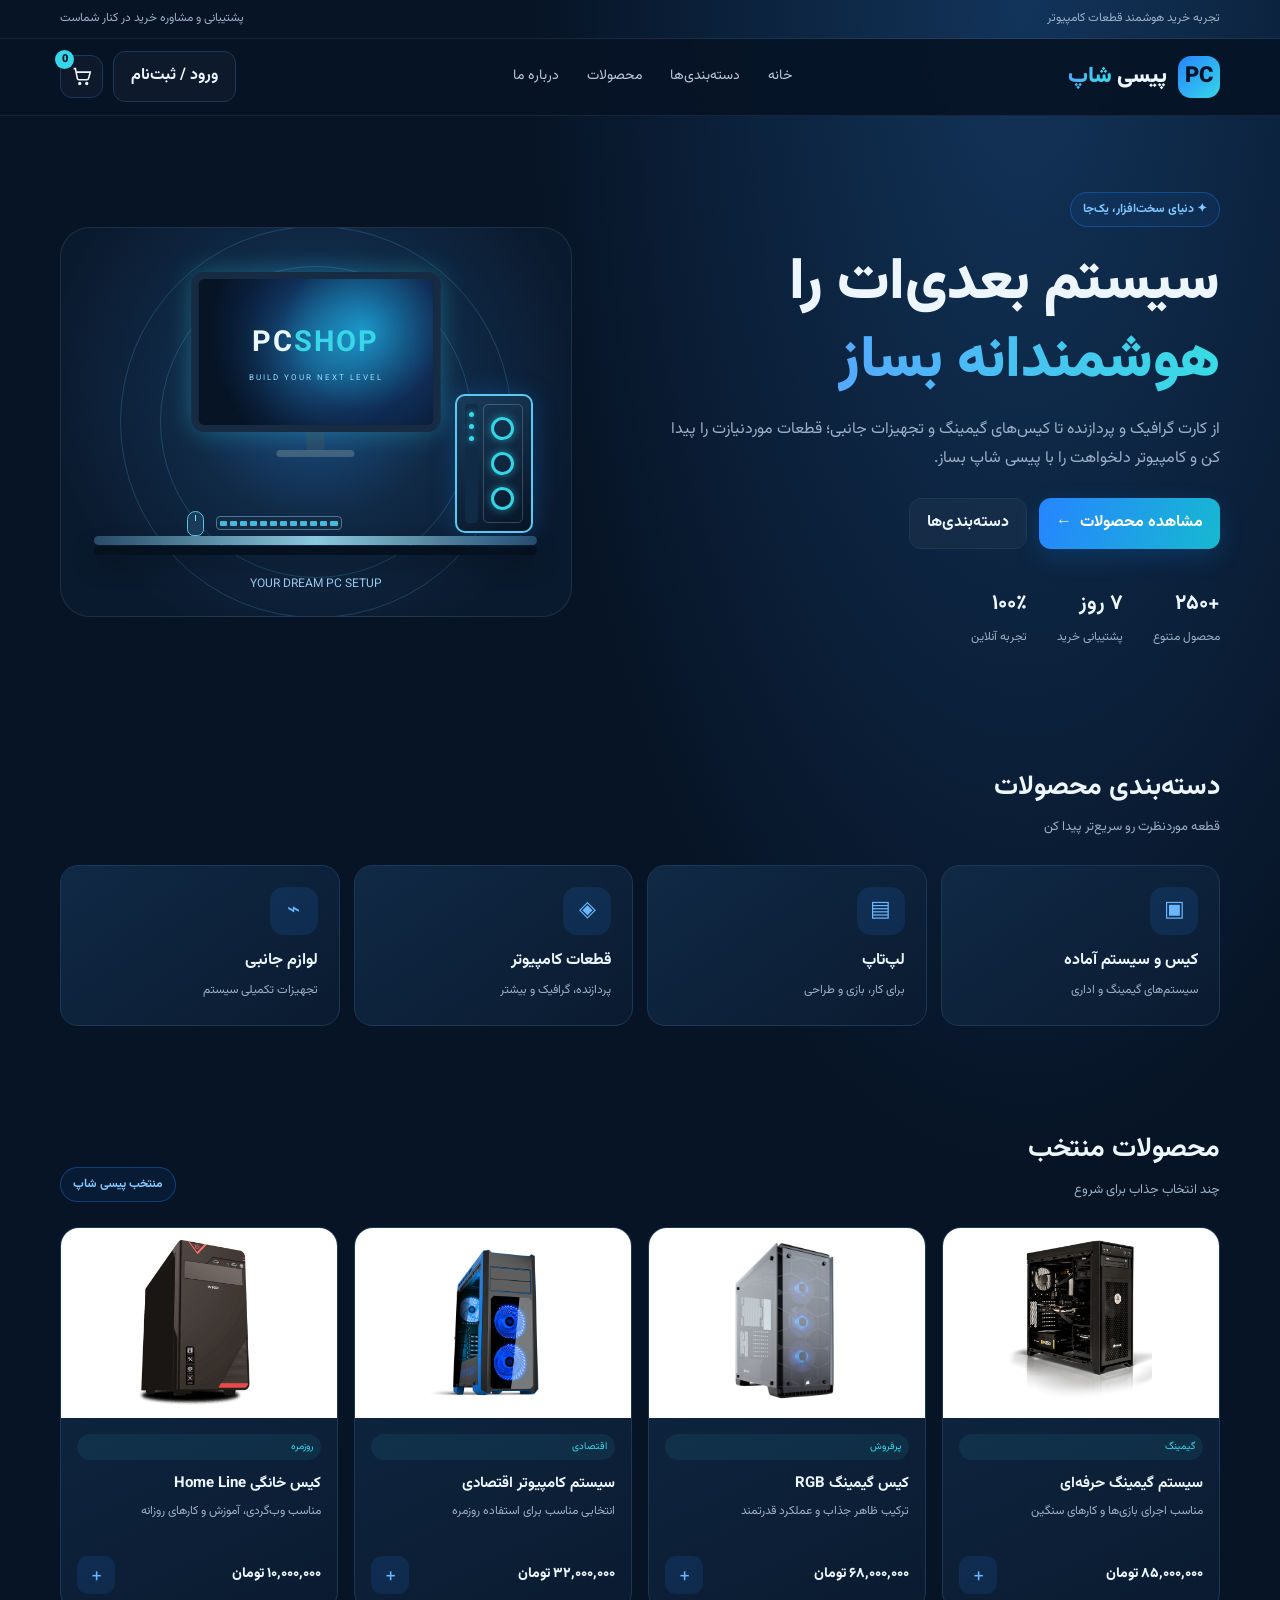
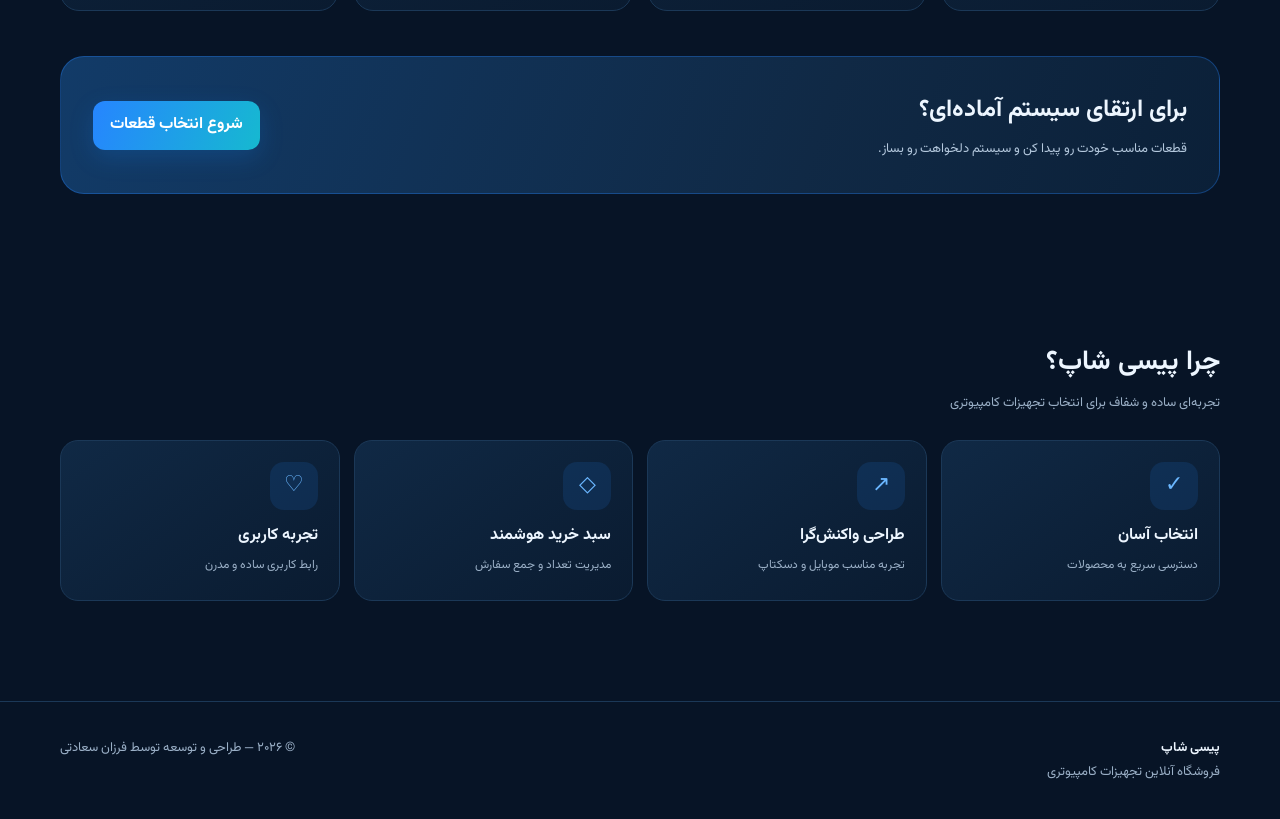
<file: index.html>
<!doctype html>
<html lang="fa" dir="rtl">
<head>
<meta charset="utf-8"><meta name="viewport" content="width=device-width,initial-scale=1">
<meta name="theme-color" content="#071426"><meta name="description" content="پیسی شاپ؛ فروشگاه قطعات و سیستم‌های کامپیوتری">
<title>پیسی شاپ | فروشگاه تخصصی کامپیوتر</title>
<link rel="preconnect" href="https://fonts.googleapis.com"><link rel="preconnect" href="https://fonts.gstatic.com" crossorigin>
<link href="https://fonts.googleapis.com/css2?family=Vazirmatn:wght@400;500;600;700;800;900&display=swap" rel="stylesheet">
<style>
:root{--bg:#071426;--panel:#0d2038;--panel2:#102945;--line:#1b3857;--text:#edf6ff;--muted:#9bb0c7;--blue:#2685ff;--cyan:#36d7e8;--green:#36d6a0}*{box-sizing:border-box}html{scroll-behavior:smooth}body{margin:0;background:radial-gradient(ellipse at 80% 0%,#12345a 0,transparent 34%),var(--bg);color:var(--text);font-family:Vazirmatn,sans-serif;line-height:1.8}a{color:inherit;text-decoration:none}button,input{font:inherit}.container{width:min(1160px,calc(100% - 36px));margin:auto}.topbar{border-bottom:1px solid #ffffff12;color:var(--muted);font-size:12px;padding:8px 0}.topbar .container{display:flex;justify-content:space-between;gap:12px}.header{position:sticky;top:0;z-index:20;background:#071426eF;backdrop-filter:blur(16px);border-bottom:1px solid #ffffff12}.nav{height:76px;display:flex;align-items:center;justify-content:space-between;gap:24px}.brand{display:flex;align-items:center;gap:11px;font-weight:900;font-size:22px;white-space:nowrap}.brand-mark{width:42px;height:42px;border-radius:13px;background:linear-gradient(135deg,var(--blue),var(--cyan));display:grid;place-items:center;color:#061426;font-weight:900}.navlinks{display:flex;align-items:center;gap:28px;color:#b9c9dc;font-size:14px}.navlinks a:hover{color:var(--cyan)}.nav-actions{display:flex;align-items:center;gap:10px}.btn{border:0;border-radius:12px;padding:10px 17px;cursor:pointer;font-weight:700;display:inline-flex;align-items:center;justify-content:center;gap:8px;transition:.2s}.btn-primary{background:linear-gradient(110deg,var(--blue),#16b9d0);color:white;box-shadow:0 8px 24px #1688ff30}.btn-primary:hover{transform:translateY(-2px);filter:brightness(1.1)}.btn-ghost{border:1px solid var(--line);background:#ffffff08;color:var(--text)}.icon-btn{width:43px;height:43px;border:1px solid var(--line);background:#ffffff08;color:var(--text);border-radius:12px;display:grid;place-items:center;cursor:pointer;position:relative}.cart-count{position:absolute;top:-6px;left:-6px;background:var(--cyan);color:#061426;font-size:11px;font-weight:900;min-width:19px;height:19px;border-radius:20px;display:grid;place-items:center}.hamburger{display:none}.hero{padding:76px 0 62px}.hero-grid{display:grid;grid-template-columns:1.08fr .92fr;align-items:center;gap:48px}.eyebrow{display:inline-flex;align-items:center;gap:8px;padding:6px 12px;border:1px solid #2685ff55;border-radius:30px;color:#80c8ff;background:#2685ff12;font-size:12px;font-weight:700}.hero h1{font-size:clamp(34px,5vw,58px);line-height:1.35;margin:18px 0 14px;font-weight:900}.gradient{background:linear-gradient(90deg,#55a9ff,#39dce4);-webkit-background-clip:text;background-clip:text;color:transparent}.hero p{color:var(--muted);max-width:560px;margin:0 0 25px}.hero-buttons{display:flex;gap:12px;flex-wrap:wrap}.hero-stats{display:flex;gap:30px;margin-top:36px}.stat strong{display:block;font-size:21px}.stat span{font-size:12px;color:var(--muted)}.hero-art{min-height:360px;border:1px solid #ffffff16;border-radius:30px;background:radial-gradient(circle at 50% 40%,#1d5790 0,#102945 40%,#0a1a2e 78%);display:grid;place-items:center;position:relative;overflow:hidden}.hero-art:before,.hero-art:after{content:"";position:absolute;border:1px solid #54c9ff35;border-radius:50%;width:310px;height:310px}.hero-art:after{width:390px;height:390px}.pc-case{width:190px;height:260px;border-radius:22px;border:2px solid #67caff;background:linear-gradient(145deg,#142f4b,#071426);box-shadow:0 0 55px #1688ff55;position:relative;z-index:1;padding:17px;display:flex;gap:12px}.glass{flex:1;border:1px solid #ffffff24;border-radius:13px;background:linear-gradient(145deg,#1a4266aa,#071426aa);display:grid;place-items:center}.fan{width:75px;height:75px;border:5px solid #31cde2;border-radius:50%;box-shadow:0 0 25px #31cde288;position:relative}.fan:before,.fan:after{content:"";position:absolute;inset:12px;border:3px solid #2685ff;border-radius:50%}.fan:after{inset:27px;background:#36d7e8}.case-side{width:35px;border-radius:9px;background:repeating-linear-gradient(180deg,#1b3857 0 8px,#0b1b30 8px 15px)}.art-label{position:absolute;bottom:20px;color:#9ac7ed;font-size:12px;z-index:2}.section{padding:50px 0}.section-head{display:flex;justify-content:space-between;align-items:end;gap:15px;margin-bottom:25px}.section-head h2{font-size:27px;margin:0}.section-head p{color:var(--muted);margin:4px 0 0;font-size:13px}.categories{display:grid;grid-template-columns:repeat(4,1fr);gap:14px}.category{padding:21px;border:1px solid var(--line);border-radius:18px;background:linear-gradient(145deg,#102945,#0a1b30);transition:.2s}.category:hover{transform:translateY(-4px);border-color:#2685ff88}.cat-icon{width:48px;height:48px;border-radius:14px;background:#2685ff20;color:#6bb7ff;display:grid;place-items:center;font-size:22px;margin-bottom:12px}.category strong{display:block}.category span{font-size:12px;color:var(--muted)}.products{display:grid;grid-template-columns:repeat(4,minmax(0,1fr));gap:16px;width:100%;min-width:0}.product{display:flex;flex-direction:column;width:100%;min-width:0;max-width:100%;overflow:hidden;contain:layout paint;border:1px solid var(--line);border-radius:19px;background:linear-gradient(155deg,#102945,#0a1b30);transition:border-color .2s,box-shadow .2s}.product *{min-width:0;max-width:100%}.product:hover{border-color:#2685ff88;box-shadow:0 18px 40px #0003}.product-img{width:100%;height:clamp(130px,16vw,190px);flex:0 0 clamp(130px,16vw,190px);background:#fff;display:flex;align-items:center;justify-content:center;padding:12px;overflow:hidden}.product-img img{display:block;width:auto;height:auto;max-width:100%;max-height:100%;object-fit:contain}.product-body{display:flex;flex:1;flex-direction:column;padding:16px;width:100%;min-width:0;max-width:100%;overflow:hidden;overflow-wrap:anywhere}.product h3,.product p,.price{max-width:100%;overflow-wrap:anywhere;word-break:normal}.product p{flex:1}.product-bottom{width:100%;min-width:0}.price{white-space:normal;min-width:0}.product-tag{font-size:10px;color:var(--cyan);background:#36d7e814;padding:4px 8px;border-radius:20px}.product h3{font-size:15px;margin:10px 0 4px}.product p{font-size:12px;color:var(--muted);margin:0 0 13px;min-height:42px}.product-bottom{display:flex;align-items:center;justify-content:space-between;gap:8px;flex-wrap:wrap}.price{font-weight:800;font-size:14px;min-width:0;overflow-wrap:anywhere;line-height:1.7}.add{flex:0 0 38px;width:38px;height:38px;border:0;border-radius:11px;background:#2685ff20;color:#6bb7ff;font-size:21px;cursor:pointer}.add:hover{background:var(--blue);color:white}.banner{margin:45px 0;padding:32px;border:1px solid #2685ff55;border-radius:24px;background:linear-gradient(110deg,#123b68,#102945 65%,#0b2038);display:flex;justify-content:space-between;align-items:center;gap:20px}.banner h2{margin:0 0 5px;font-size:24px}.banner p{margin:0;color:#b4c8dd;font-size:13px}.footer{margin-top:50px;border-top:1px solid var(--line);padding:35px 0;color:var(--muted);font-size:13px}.footer-row{display:flex;justify-content:space-between;gap:20px;flex-wrap:wrap}.footer strong{color:var(--text)}.drawer-backdrop{position:fixed;inset:0;background:#0009;z-index:40;opacity:0;pointer-events:none;transition:.2s}.drawer{position:fixed;z-index:41;top:0;left:0;height:100%;width:min(390px,92vw);background:#0b1b30;border-right:1px solid var(--line);transform:translateX(-105%);transition:.25s;padding:22px;display:flex;flex-direction:column}.drawer-open .drawer{transform:translateX(0)}.drawer-open .drawer-backdrop{opacity:1;pointer-events:auto}.drawer-head{display:flex;justify-content:space-between;align-items:center;border-bottom:1px solid var(--line);padding-bottom:14px}.cart-items{overflow:auto;flex:1;padding:15px 0}.cart-item{display:flex;justify-content:space-between;gap:12px;padding:12px 0;border-bottom:1px solid var(--line)}.cart-item small{display:block;color:var(--muted)}.qty{display:flex;align-items:center;gap:8px}.qty button{width:25px;height:25px;border:1px solid var(--line);border-radius:7px;background:#ffffff08;color:white;cursor:pointer}.cart-total{border-top:1px solid var(--line);padding-top:15px}.cart-total div{display:flex;justify-content:space-between;margin-bottom:13px}.mobile-menu{display:none}
@media(max-width:900px){.navlinks{gap:15px}.hero-grid{gap:25px}.products{grid-template-columns:repeat(2,minmax(0,1fr))}}
@media(max-width:680px){.topbar{display:none}.nav{height:66px}.hamburger{display:grid}.navlinks{display:none;position:absolute;top:65px;right:18px;left:18px;padding:14px;background:#0d2038;border:1px solid var(--line);border-radius:15px;flex-direction:column;align-items:stretch;gap:0}.navlinks.open{display:flex}.navlinks a{padding:10px}.nav-actions .login{display:none}.hero{padding:45px 0 30px}.hero-grid{grid-template-columns:1fr}.hero-art{min-height:290px;grid-row:1}.hero h1{font-size:36px}.hero-stats{gap:18px}.categories{grid-template-columns:repeat(2,1fr)}.products{grid-template-columns:repeat(2,minmax(0,1fr));gap:10px}.product{min-width:0}.product-img{height:clamp(105px,32vw,145px);flex-basis:clamp(105px,32vw,145px);min-width:0;padding:8px}.product-img img{max-width:100%;max-height:100%;width:auto;height:auto}.product-body{padding:10px;min-width:0}.product-bottom{flex-wrap:wrap}.add{flex:0 0 34px;width:34px;height:34px}.product h3{font-size:13px;overflow-wrap:anywhere}.product p{font-size:11px;overflow-wrap:anywhere}.product-bottom{align-items:center;gap:7px}.price{font-size:12px;flex:1 1 100%;}.banner{padding:22px;align-items:flex-start;flex-direction:column}.section{padding:35px 0}.section-head h2{font-size:22px}}
.desk-scene{min-height:390px;padding:24px}.desk-setup{position:relative;width:min(100%,480px);height:300px;z-index:2;display:flex;align-items:flex-end;justify-content:center;gap:13px;padding-bottom:42px}.monitor{position:absolute;top:0;left:50%;transform:translateX(-50%);width:54%;height:190px;display:flex;align-items:center;flex-direction:column}.monitor-screen{width:100%;height:160px;border:7px solid #172c43;border-radius:13px;background:radial-gradient(circle at 70% 35%,#1b92c5,#102c55 42%,#071426 80%);box-shadow:0 0 26px #31cde255;display:flex;flex-direction:column;align-items:center;justify-content:center;position:relative;overflow:hidden}.monitor-screen b{font-size:clamp(19px,3vw,29px);letter-spacing:2px;color:#eaf8ff;z-index:1}.monitor-screen b span{color:#38d7e8}.monitor-screen small{font-size:8px;letter-spacing:2px;color:#8bdcff;z-index:1}.screen-glow{position:absolute;width:90px;height:90px;border-radius:50%;background:#28c6ff55;filter:blur(25px)}.monitor-neck{height:18px;width:18px;background:#294765}.monitor-foot{width:78px;height:7px;border-radius:10px;background:#42627d}.desk-devices{position:absolute;bottom:36px;left:22%;display:flex;align-items:center;gap:12px;z-index:4}.keyboard{width:126px;height:14px;border-radius:4px;background:#142b43;border:1px solid #4b7899;display:flex;gap:3px;align-items:center;justify-content:center;padding:3px}.keyboard i{height:5px;flex:1;border-radius:1px;background:#48b8dc}.mouse{width:17px;height:25px;border-radius:9px 9px 7px 7px;background:#193b59;border:1px solid #56c5e9;position:relative}.mouse:after{content:"";position:absolute;top:3px;left:7px;width:1px;height:6px;background:#70e8ff}.desk-case{position:absolute;right:3%;bottom:39px;width:78px;height:139px;border:2px solid #5bc9f2;border-radius:10px;background:linear-gradient(145deg,#193b5b,#071426);box-shadow:0 0 24px #1688ff44;display:flex;gap:5px;padding:8px;z-index:3}.case-glass{flex:1;border:1px solid #ffffff30;border-radius:5px;display:flex;flex-direction:column;align-items:center;justify-content:space-evenly}.case-fan{width:23px;height:23px;border:3px solid #34d5e6;border-radius:50%;box-shadow:0 0 9px #34d5e688}.case-front{width:13px;border-radius:4px;background:#102b46;display:flex;flex-direction:column;align-items:center;gap:7px;padding-top:8px}.case-front i{width:5px;height:5px;border-radius:50%;background:#39d8e8;box-shadow:0 0 7px #39d8e8}.desk-surface{position:absolute;bottom:27px;left:2%;right:2%;height:9px;border-radius:8px;background:linear-gradient(90deg,#284b68,#8ac9df,#284b68);box-shadow:0 10px 0 #06111f,0 17px 25px #0007;z-index:2}@media(max-width:680px){.desk-scene{min-height:300px;padding:14px}.desk-setup{height:240px;transform:scale(.9);transform-origin:center bottom}.monitor{height:155px}.monitor-screen{height:128px}.desk-case{height:112px;width:64px;right:0}.desk-devices{left:13%;bottom:35px}.desk-surface{bottom:26px}}</style>
</head>
<body>
<div class="topbar"><div class="container"><span>تجربه خرید هوشمند قطعات کامپیوتر</span><span>پشتیبانی و مشاوره خرید در کنار شماست</span></div></div>
<header class="header"><nav class="container nav">
<a class="brand" href="#"><span class="brand-mark">PC</span><span>پیسی <span class="gradient">شاپ</span></span></a>
<div class="navlinks" id="navlinks"><a href="#">خانه</a><a href="#categories">دسته‌بندی‌ها</a><a href="#products">محصولات</a><a href="#about">درباره ما</a></div>
<div class="nav-actions"><a class="btn btn-ghost login" href="./signin.html">ورود / ثبت‌نام</a><button class="icon-btn" id="cartOpen" aria-label="سبد خرید"><svg width="21" height="21" viewBox="0 0 24 24" fill="none" stroke="currentColor" stroke-width="1.8"><path d="M3 3h2l2.2 11.2a2 2 0 0 0 2 1.6h8.9a2 2 0 0 0 2-1.6L22 7H6"/><circle cx="10" cy="20" r="1"/><circle cx="18" cy="20" r="1"/></svg><span class="cart-count" id="cartCount">0</span></button>
<button class="icon-btn hamburger" id="menuToggle" aria-label="باز کردن منو" aria-expanded="false"><svg id="menuIcon" width="22" height="22" viewBox="0 0 24 24" fill="none" stroke="currentColor" stroke-width="2" stroke-linecap="round"><path d="M4 6h16M4 12h16M4 18h16"/></svg></button></div>
</nav></header>
<main>
<section class="hero"><div class="container hero-grid"><div><span class="eyebrow">✦ دنیای سخت‌افزار، یک‌جا</span><h1>سیستم بعدی‌ات را<br><span class="gradient">هوشمندانه بساز</span></h1><p>از کارت گرافیک و پردازنده تا کیس‌های گیمینگ و تجهیزات جانبی؛ قطعات موردنیازت را پیدا کن و کامپیوتر دلخواهت را با پیسی شاپ بساز.</p><div class="hero-buttons"><a class="btn btn-primary" href="#products">مشاهده محصولات <span>←</span></a><a class="btn btn-ghost" href="#categories">دسته‌بندی‌ها</a></div><div class="hero-stats"><div class="stat"><strong>+۲۵۰</strong><span>محصول متنوع</span></div><div class="stat"><strong>۷ روز</strong><span>پشتیبانی خرید</span></div><div class="stat"><strong>۱۰۰٪</strong><span>تجربه آنلاین</span></div></div></div><div class="hero-art desk-scene"><div class="desk-setup"><div class="monitor"><div class="monitor-screen"><span class="screen-glow"></span><b>PC<span>SHOP</span></b><small>BUILD YOUR NEXT LEVEL</small></div><div class="monitor-neck"></div><div class="monitor-foot"></div></div><div class="desk-devices"><div class="keyboard"><i></i><i></i><i></i><i></i><i></i><i></i><i></i><i></i><i></i><i></i><i></i><i></i></div><div class="mouse"></div></div><div class="desk-case"><div class="case-glass"><span class="case-fan"></span><span class="case-fan"></span><span class="case-fan"></span></div><div class="case-front"><i></i><i></i><i></i></div></div><div class="desk-surface"></div></div><span class="art-label">YOUR DREAM PC SETUP</span></div></div></section>
<section class="section" id="categories"><div class="container"><div class="section-head"><div><h2>دسته‌بندی محصولات</h2><p>قطعه موردنظرت رو سریع‌تر پیدا کن</p></div></div><div class="categories"><a class="category" href="#products"><div class="cat-icon">▣</div><strong>کیس و سیستم آماده</strong><span>سیستم‌های گیمینگ و اداری</span></a><a class="category" href="#products"><div class="cat-icon">▤</div><strong>لپ‌تاپ</strong><span>برای کار، بازی و طراحی</span></a><a class="category" href="#products"><div class="cat-icon">◈</div><strong>قطعات کامپیوتر</strong><span>پردازنده، گرافیک و بیشتر</span></a><a class="category" href="#products"><div class="cat-icon">⌁</div><strong>لوازم جانبی</strong><span>تجهیزات تکمیلی سیستم</span></a></div></div></section>
<section class="section" id="products"><div class="container"><div class="section-head"><div><h2>محصولات منتخب</h2><p>چند انتخاب جذاب برای شروع</p></div><span class="eyebrow">منتخب پیسی شاپ</span></div><div class="products">
<article class="product"><div class="product-img"><img src="./images/PC1.png" alt="سیستم گیمینگ مدل اول"></div><div class="product-body"><span class="product-tag">گیمینگ</span><h3>سیستم گیمینگ حرفه‌ای</h3><p>مناسب اجرای بازی‌ها و کارهای سنگین</p><div class="product-bottom"><span class="price">۸۵,۰۰۰,۰۰۰ تومان</span><button class="add" data-name="سیستم گیمینگ حرفه‌ای" data-price="85000000" aria-label="افزودن به سبد">+</button></div></div></article>
<article class="product"><div class="product-img"><img src="./images/PC2.png" alt="سیستم گیمینگ مدل دوم"></div><div class="product-body"><span class="product-tag">پرفروش</span><h3>کیس گیمینگ RGB</h3><p>ترکیب ظاهر جذاب و عملکرد قدرتمند</p><div class="product-bottom"><span class="price">۶۸,۰۰۰,۰۰۰ تومان</span><button class="add" data-name="کیس گیمینگ RGB" data-price="68000000" aria-label="افزودن به سبد">+</button></div></div></article>
<article class="product"><div class="product-img"><img src="./images/PC3.png" alt="سیستم کامپیوتر مدل سوم"></div><div class="product-body"><span class="product-tag">اقتصادی</span><h3>سیستم کامپیوتر اقتصادی</h3><p>انتخابی مناسب برای استفاده روزمره</p><div class="product-bottom"><span class="price">۳۲,۰۰۰,۰۰۰ تومان</span><button class="add" data-name="سیستم کامپیوتر اقتصادی" data-price="32000000" aria-label="افزودن به سبد">+</button></div></div></article>
<article class="product"><div class="product-img"><img src="./images/PC5.png" alt="کیس خانگی"></div><div class="product-body"><span class="product-tag">روزمره</span><h3>کیس خانگی Home Line</h3><p>مناسب وب‌گردی، آموزش و کارهای روزانه</p><div class="product-bottom"><span class="price">۱۰,۰۰۰,۰۰۰ تومان</span><button class="add" data-name="کیس خانگی Home Line" data-price="10000000" aria-label="افزودن به سبد">+</button></div></div></article>
</div><div class="banner"><div><h2>برای ارتقای سیستم آماده‌ای؟</h2><p>قطعات مناسب خودت رو پیدا کن و سیستم دلخواهت رو بساز.</p></div><a href="#categories" class="btn btn-primary">شروع انتخاب قطعات</a></div></div></section>
<section class="section" id="about"><div class="container"><div class="section-head"><div><h2>چرا پیسی شاپ؟</h2><p>تجربه‌ای ساده و شفاف برای انتخاب تجهیزات کامپیوتری</p></div></div><div class="categories"><div class="category"><div class="cat-icon">✓</div><strong>انتخاب آسان</strong><span>دسترسی سریع به محصولات</span></div><div class="category"><div class="cat-icon">↗</div><strong>طراحی واکنش‌گرا</strong><span>تجربه مناسب موبایل و دسکتاپ</span></div><div class="category"><div class="cat-icon">◇</div><strong>سبد خرید هوشمند</strong><span>مدیریت تعداد و جمع سفارش</span></div><div class="category"><div class="cat-icon">♡</div><strong>تجربه کاربری</strong><span>رابط کاربری ساده و مدرن</span></div></div></div></section>
</main>
<footer class="footer"><div class="container footer-row"><div><strong>پیسی شاپ</strong><div>فروشگاه آنلاین تجهیزات کامپیوتری</div></div><div>© ۲۰۲۶ — طراحی و توسعه توسط فرزان سعادتی</div></div></footer>
<div class="drawer-backdrop" id="backdrop"></div><aside class="drawer" id="drawer" aria-label="سبد خرید"><div class="drawer-head"><strong>سبد خرید شما</strong><button class="icon-btn" id="cartClose" aria-label="بستن">×</button></div><div class="cart-items" id="cartItems"><p style="color:var(--muted)">سبد خرید شما خالی است.</p></div><div class="cart-total"><div><span>جمع کل</span><strong id="cartTotal">۰ تومان</strong></div><button class="btn btn-primary" style="width:100%" id="checkout">ادامه فرایند خرید</button></div></aside>
<script>
const $=s=>document.querySelector(s);let cart=JSON.parse(localStorage.getItem('pcshop-cart')||'[]');
const fmt=n=>new Intl.NumberFormat('fa-IR').format(n)+' تومان';
function save(){localStorage.setItem('pcshop-cart',JSON.stringify(cart));render()}
function render(){$('#cartCount').textContent=cart.reduce((s,p)=>s+p.qty,0);$('#cartTotal').textContent=fmt(cart.reduce((s,p)=>s+p.price*p.qty,0));$('#cartItems').innerHTML=cart.length?cart.map((p,i)=>'<div class="cart-item"><div><strong>'+p.name+'</strong><small>'+fmt(p.price)+'</small><div class="qty"><button data-action="minus" data-i="'+i+'">−</button><span>'+p.qty+'</span><button data-action="plus" data-i="'+i+'">+</button></div></div><button class="btn btn-ghost" data-action="remove" data-i="'+i+'">حذف</button></div>').join(''):'<p style="color:var(--muted)">سبد خرید شما خالی است.</p>'}
document.querySelectorAll('.add').forEach(b=>b.addEventListener('click',()=>{const p=cart.find(x=>x.name===b.dataset.name);p?p.qty++:cart.push({name:b.dataset.name,price:Number(b.dataset.price),qty:1});save();openCart()}));
$('#cartItems').addEventListener('click',e=>{const b=e.target.closest('[data-action]');if(!b)return;const i=Number(b.dataset.i);if(b.dataset.action==='plus')cart[i].qty++;if(b.dataset.action==='minus'){cart[i].qty--;if(cart[i].qty<=0)cart.splice(i,1)}if(b.dataset.action==='remove')cart.splice(i,1);save()});
function openCart(){document.body.classList.add('drawer-open')}function closeCart(){document.body.classList.remove('drawer-open')}
$('#cartOpen').onclick=openCart;$('#cartClose').onclick=closeCart;$('#backdrop').onclick=closeCart;
$('#menuToggle').addEventListener('click',()=>{const open=$('#navlinks').classList.toggle('open');$('#menuToggle').setAttribute('aria-expanded',String(open));$('#menuIcon').innerHTML=open?'<path d="m6 6 12 12M18 6 6 18"/>':'<path d="M4 6h16M4 12h16M4 18h16"/>'});
$('#navlinks').querySelectorAll('a').forEach(a=>a.addEventListener('click',()=>{$('#navlinks').classList.remove('open');$('#menuToggle').setAttribute('aria-expanded','false');$('#menuIcon').innerHTML='<path d="M4 6h16M4 12h16M4 18h16"/>'}));
$('#checkout').onclick=()=>alert(cart.length?'سبد خرید آماده ثبت است؛ اتصال درگاه پرداخت در این نسخه فعال نیست.':'ابتدا محصولی به سبد خرید اضافه کنید.');
render();
</script>
</body></html>
</file>
